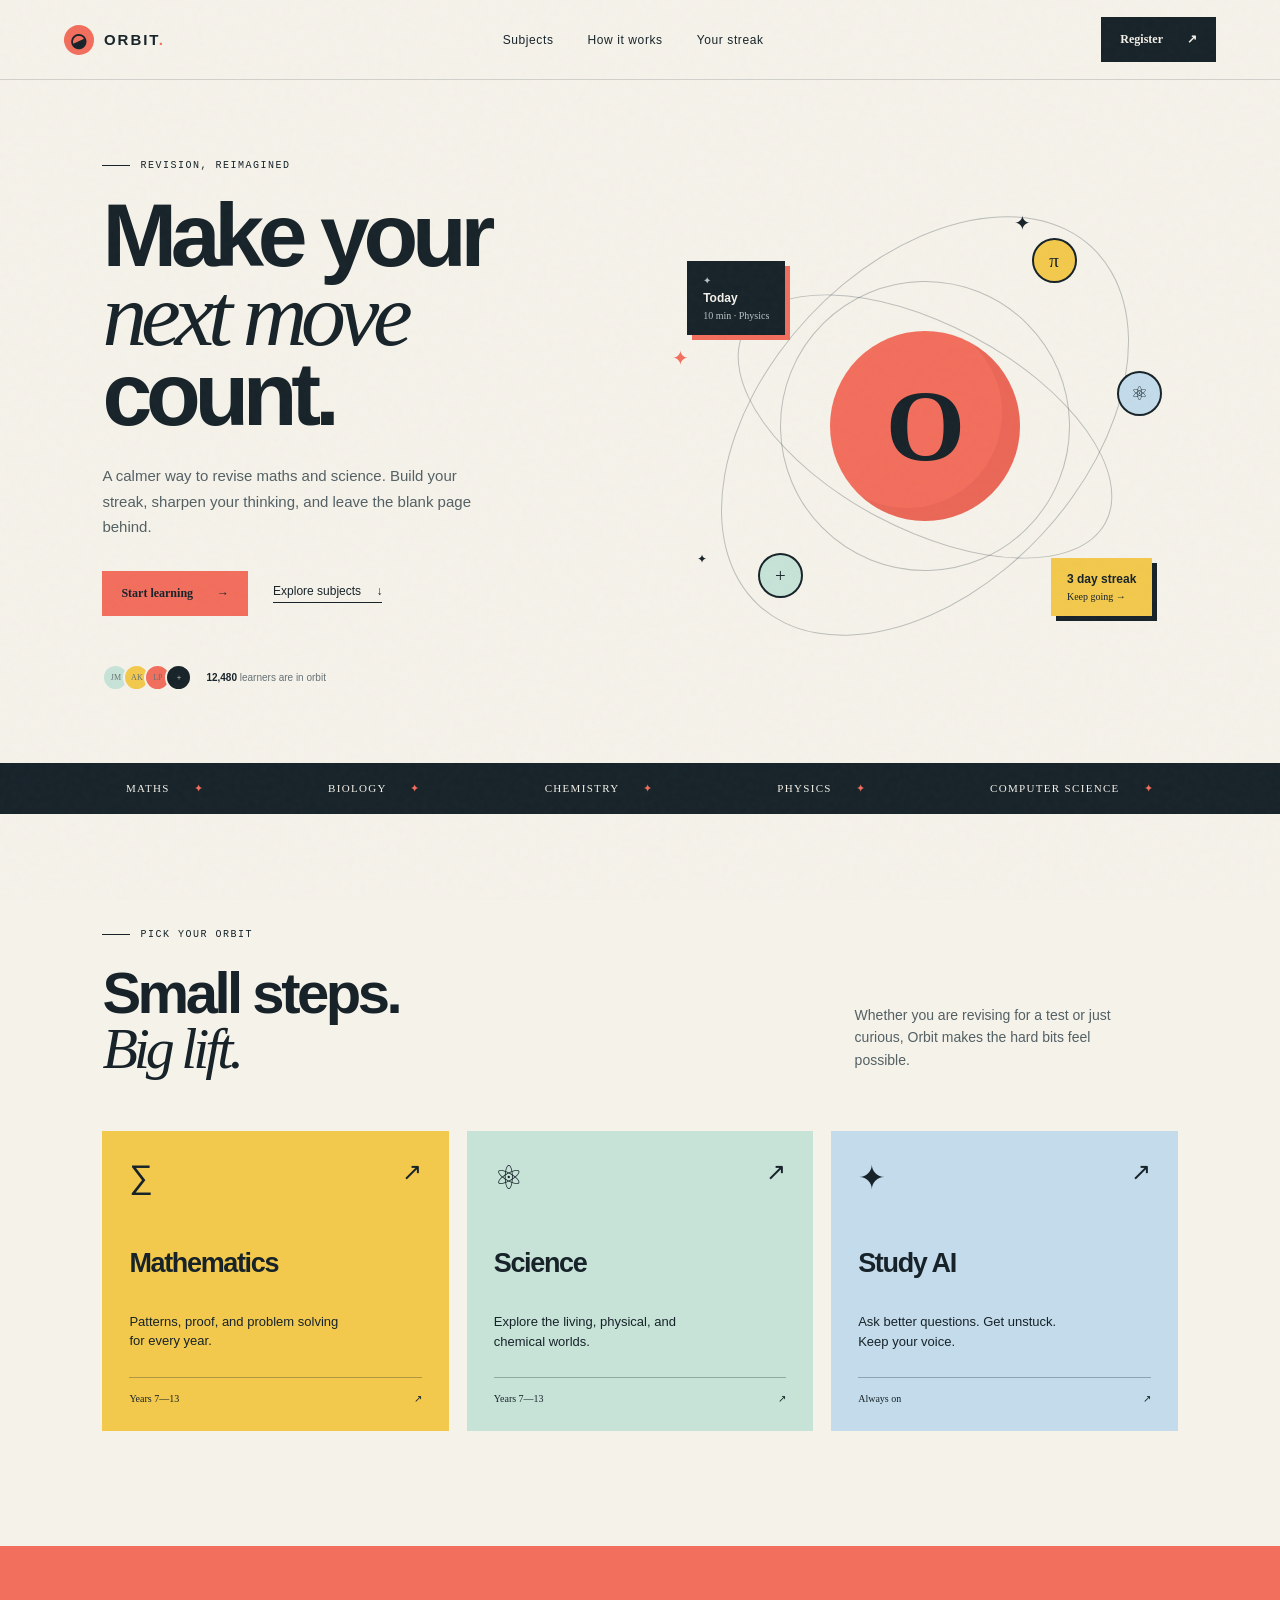
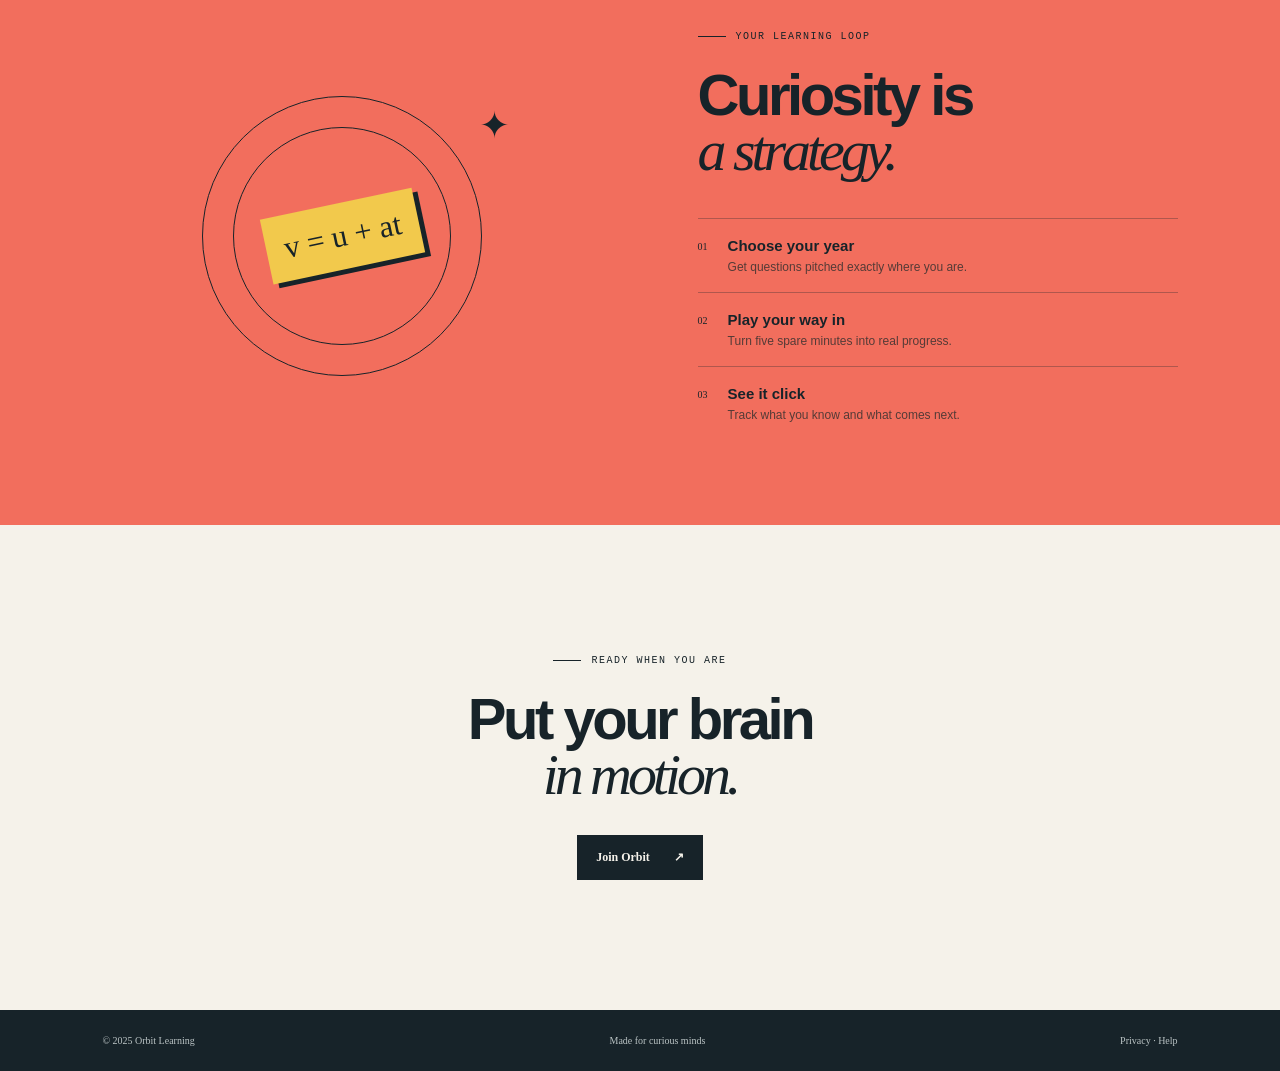
<file: index.html>
<!doctype html>
<html lang="en">
<head>
  <meta charset="UTF-8">
  <meta name="viewport" content="width=device-width, initial-scale=1.0">
  <meta name="description" content="Orbit Learning helps students revise maths and science with structured year-based practice, instant feedback, and guided study support.">
  <meta name="keywords" content="revision, maths, science, year 7, year 8, year 9, year 10, year 11, year 12, year 13, study planner, orbit learning">
  <meta name="classification" content="education revision study portal">
  <meta name="application-name" content="Orbit Learning">
  <meta name="theme-color" content="#f5f2ea">
  <title>Orbit Learning | Revision that moves</title>
  <link rel="stylesheet" href="styles.css">
</head>
<body>
  <div class="noise"></div>
  <header class="site-header">
    <a class="brand" href="#top" aria-label="Orbit Learning home"><span class="brand-mark">◒</span><span>ORBIT<span class="brand-dot">.</span></span></a>
    <nav class="nav-links" aria-label="Main navigation"><a href="#subjects">Subjects</a><a href="#how-it-works">How it works</a><a href="#streak">Your streak</a></nav>
    <button class="button button-dark header-register" data-open-register>Register <span>↗</span></button>
  </header>
  <main id="top">
    <section class="hero">
      <div class="hero-copy"><p class="eyebrow"><span class="eyebrow-line"></span> revision, reimagined</p><h1>Make your<br><em>next move</em><br>count.</h1><p class="hero-intro">A calmer way to revise maths and science. Build your streak, sharpen your thinking, and leave the blank page behind.</p><div class="hero-actions"><button class="button button-coral" data-open-register>Start learning <span>→</span></button><a class="text-link" href="#subjects">Explore subjects <span>↓</span></a></div><div class="proof-row"><div class="avatar-stack"><span>JM</span><span>AK</span><span>LP</span><span>+</span></div><p><strong>12,480</strong> learners are in orbit</p></div></div>
      <div class="hero-visual" aria-label="Orbital learning illustration"><div class="orbit orbit-one"></div><div class="orbit orbit-two"></div><div class="orbit orbit-three"></div><div class="planet"><span>O</span></div><div class="satellite satellite-one"><span>π</span></div><div class="satellite satellite-two"><span>+</span></div><div class="satellite satellite-three"><span>⚛</span></div><div class="visual-note note-top"><span class="mini-star">✦</span><strong>Today</strong><small>10 min · Physics</small></div><div class="visual-note note-bottom"><strong>3 day streak</strong><span>Keep going →</span></div><span class="spark spark-a">✦</span><span class="spark spark-b">✦</span><span class="spark spark-c">✦</span></div>
    </section>
    <section class="ticker"><div>Maths <span>✦</span></div><div>Biology <span>✦</span></div><div>Chemistry <span>✦</span></div><div>Physics <span>✦</span></div><div>Computer science <span>✦</span></div></section>
    <section class="feature-section" id="subjects"><div class="section-heading"><div><p class="eyebrow"><span class="eyebrow-line"></span> pick your orbit</p><h2>Small steps.<br><em>Big lift.</em></h2></div><p>Whether you are revising for a test or just curious, Orbit makes the hard bits feel possible.</p></div><div class="subject-grid"><article class="subject-card card-maths"><div class="card-top"><span class="card-icon">∑</span><span class="card-arrow">↗</span></div><h3>Mathematics</h3><p>Patterns, proof, and problem solving for every year.</p><div class="card-foot"><span>Years 7—13</span><span>↗</span></div></article><article class="subject-card card-science"><div class="card-top"><span class="card-icon">⚛</span><span class="card-arrow">↗</span></div><h3>Science</h3><p>Explore the living, physical, and chemical worlds.</p><div class="card-foot"><span>Years 7—13</span><span>↗</span></div></article><article class="subject-card card-ai"><div class="card-top"><span class="card-icon">✦</span><span class="card-arrow">↗</span></div><h3>Study AI</h3><p>Ask better questions. Get unstuck. Keep your voice.</p><div class="card-foot"><span>Always on</span><span>↗</span></div></article></div></section>
    <section class="how-section" id="how-it-works"><div class="how-art"><div class="art-ring"></div><div class="art-equation">v = u + at</div><span class="art-star">✦</span></div><div class="how-copy"><p class="eyebrow"><span class="eyebrow-line"></span> your learning loop</p><h2>Curiosity is<br><em>a strategy.</em></h2><div class="steps"><div class="step"><span>01</span><div><h3>Choose your year</h3><p>Get questions pitched exactly where you are.</p></div></div><div class="step"><span>02</span><div><h3>Play your way in</h3><p>Turn five spare minutes into real progress.</p></div></div><div class="step"><span>03</span><div><h3>See it click</h3><p>Track what you know and what comes next.</p></div></div></div></div></section>
    <section class="bottom-cta" id="streak"><p class="eyebrow"><span class="eyebrow-line"></span> ready when you are</p><h2>Put your brain<br><em>in motion.</em></h2><button class="button button-dark" data-open-register>Join Orbit <span>↗</span></button></section>
  </main>
  <footer><span>© 2025 Orbit Learning</span><span>Made for curious minds</span><span>Privacy · Help</span></footer>
  <div class="modal-backdrop" id="register-modal" hidden><section class="register-modal" role="dialog" aria-modal="true" aria-labelledby="modal-title"><button class="modal-close" data-close-register aria-label="Close registration">×</button><div class="modal-orbit"><div>O</div></div><div class="modal-content" id="register-content"><p class="eyebrow"><span class="eyebrow-line"></span> create your orbit</p><h2 id="modal-title">Where should<br>we <em>start?</em></h2><p class="modal-lead">Enter your username to set up your personal revision space.</p><form id="code-form"><label for="learner-code">Username</label><div class="code-input"><input id="learner-code" type="text" inputmode="numeric" maxlength="4" autocomplete="off"><span>↵</span></div><p class="form-error" id="code-error"></p><button class="button button-coral full-button" type="submit">Continue <span>→</span></button></form></div></section></div>
  <script src="app.js"></script>
</body>
</html>
</file>
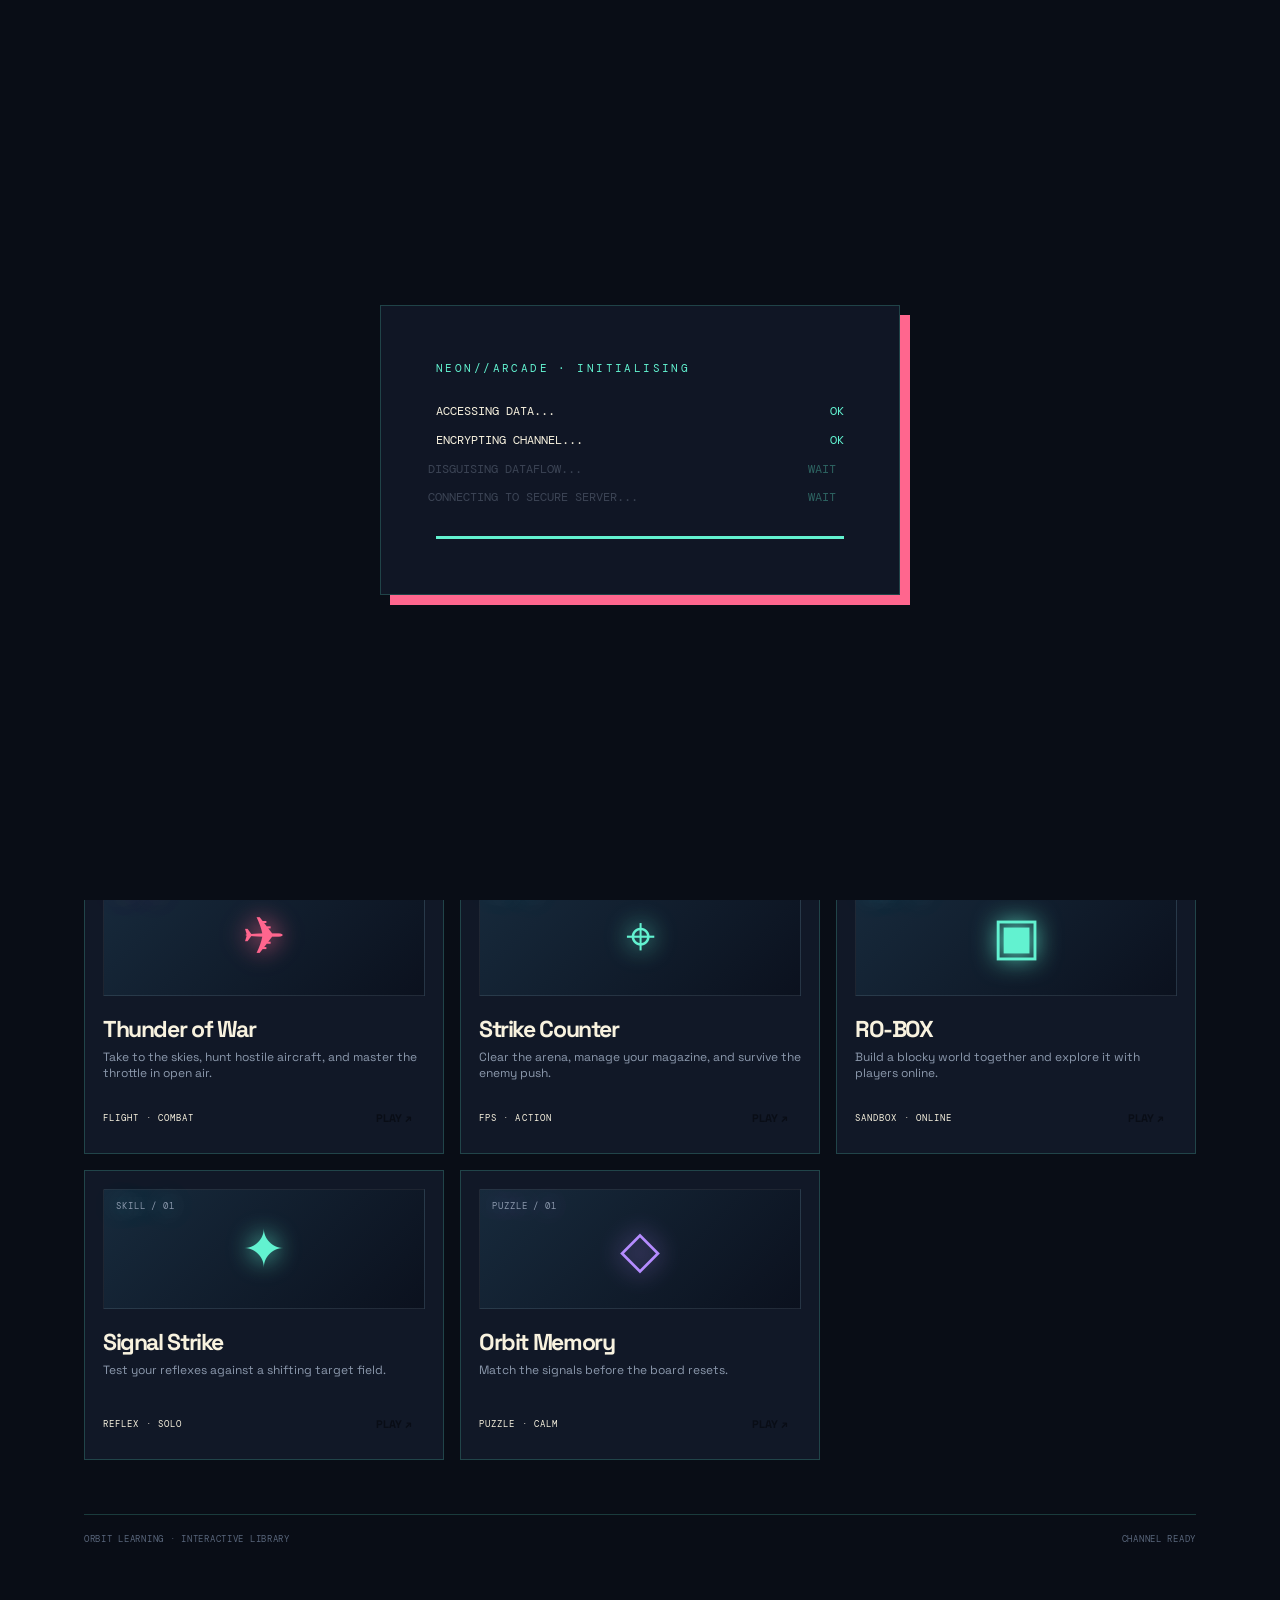
<file: arcade.html>
<!doctype html>
<html lang="en">
<head>
  <meta charset="UTF-8">
  <meta name="viewport" content="width=device-width, initial-scale=1.0">
  <meta name="description" content="Orbit Learning interactive study and game library.">
  <title>Orbit Learning | Arcade</title>
  <style>
    @import url('https://fonts.googleapis.com/css2?family=DM+Mono:wght@400;500&family=Space+Grotesk:wght@400;500;600;700&display=swap');
    :root{--bg:#090d16;--panel:#111827;--panel2:#151e30;--ink:#f8f2df;--muted:#8c99ad;--cyan:#62f2d0;--pink:#ff668e;--yellow:#ffcb5a;--line:rgba(98,242,208,.2)}
    *{box-sizing:border-box}html{min-height:100%;background:var(--bg)}body{margin:0;min-height:100vh;color:var(--ink);font-family:'Space Grotesk',sans-serif;background:radial-gradient(circle at 75% -10%,#1a3850 0,#090d16 42%);overflow-x:hidden}button,input{font:inherit}.scanlines{position:fixed;inset:0;pointer-events:none;opacity:.09;background:repeating-linear-gradient(0deg,transparent 0 3px,#62f2d0 4px,#62f2d0 5px);mix-blend-mode:screen;z-index:5}.shell{width:min(1240px,100%);margin:auto;padding:28px 5vw 70px;position:relative}.topbar{display:flex;align-items:center;justify-content:space-between;border-bottom:1px solid var(--line);padding-bottom:22px}.status{display:flex;align-items:center;gap:9px;color:var(--cyan);font:10px 'DM Mono';letter-spacing:.18em;text-transform:uppercase}.status-dot{width:7px;height:7px;border-radius:50%;background:var(--cyan);box-shadow:0 0 14px var(--cyan);animation:pulse 1.4s infinite}.return{color:var(--muted);font:10px 'DM Mono';letter-spacing:.08em;text-decoration:none;border:1px solid var(--line);padding:10px 13px}.return:hover{color:var(--ink);border-color:var(--cyan)}.hero{padding:78px 0 34px;display:flex;justify-content:space-between;gap:40px;align-items:end}.eyebrow{margin:0 0 15px;color:var(--cyan);font:10px 'DM Mono';letter-spacing:.2em;text-transform:uppercase}.hero h1{font-size:clamp(48px,9vw,112px);line-height:.82;letter-spacing:-.1em;margin:0}.hero h1 span{color:var(--pink)}.hero-copy{max-width:600px}.hero-copy p:last-child{color:var(--muted);font-size:14px;line-height:1.6;max-width:430px;margin:25px 0 0}.signal{border:1px solid var(--line);background:rgba(17,24,39,.72);padding:18px;min-width:220px;font:10px 'DM Mono';color:var(--muted);line-height:2}.signal b{color:var(--cyan);font-weight:400}.search-row{display:flex;gap:12px;align-items:center;margin:30px 0 34px}.search-box{position:relative;flex:1}.search-box span{position:absolute;left:17px;top:13px;color:var(--cyan);font:14px 'DM Mono'}.search-box input{width:100%;background:var(--panel);color:var(--ink);border:1px solid var(--line);padding:14px 18px 14px 45px;outline:0;font-size:13px}.search-box input:focus{border-color:var(--cyan);box-shadow:0 0 0 3px rgba(98,242,208,.08)}.filter{color:var(--muted);font:10px 'DM Mono';border:1px solid var(--line);padding:15px 17px}.section-head{display:flex;justify-content:space-between;align-items:end;margin:35px 0 16px}.section-head h2{font-size:22px;margin:0;letter-spacing:-.04em}.section-head p{margin:0;color:var(--muted);font:10px 'DM Mono'}.games{display:grid;grid-template-columns:repeat(3,1fr);gap:16px}.game{min-height:290px;border:1px solid var(--line);background:var(--panel);padding:18px;display:flex;flex-direction:column;position:relative;overflow:hidden;transition:transform .2s,border-color .2s}.game:hover{transform:translateY(-5px);border-color:var(--cyan)}.game:before{content:'';position:absolute;inset:auto -20% -40% 30%;height:180px;background:var(--accent);opacity:.13;filter:blur(25px);transform:rotate(-15deg)}.game-art{height:120px;background:linear-gradient(135deg,#172a3c,#0b111e);border:1px solid rgba(255,255,255,.08);display:grid;place-items:center;font-size:52px;color:var(--accent);text-shadow:0 0 25px var(--accent);position:relative}.game-code{position:absolute;left:12px;top:10px;color:var(--muted);font:9px 'DM Mono';letter-spacing:.1em}.game h3{font-size:23px;letter-spacing:-.06em;margin:18px 0 5px;position:relative}.game p{color:var(--muted);font-size:12px;margin:0;position:relative}.game-foot{display:flex;justify-content:space-between;align-items:center;margin-top:auto;padding-top:20px;position:relative}.tag{color:var(--accent);font:9px 'DM Mono';letter-spacing:.12em;text-transform:uppercase}.play{color:var(--bg);background:var(--accent);border:0;padding:10px 13px;font-weight:700;font-size:11px;text-decoration:none}.play:hover{background:var(--ink)}.empty{display:none;color:var(--muted);border:1px dashed var(--line);padding:25px;font:11px 'DM Mono'}footer{margin-top:54px;padding-top:18px;border-top:1px solid var(--line);color:#59667b;font:9px 'DM Mono';display:flex;justify-content:space-between;letter-spacing:.08em;text-transform:uppercase}@keyframes pulse{50%{opacity:.35;transform:scale(.7)}}@media(max-width:800px){.hero{display:block;padding-top:55px}.signal{margin-top:32px}.games{grid-template-columns:1fr 1fr}}@media(max-width:540px){.shell{padding-inline:20px}.topbar{align-items:flex-start}.return{font-size:8px}.hero h1{font-size:60px}.games{grid-template-columns:1fr}.search-row{display:block}.filter{display:inline-block;margin-top:10px}footer{display:block;line-height:2.2}}
    .signal div{opacity:.35;transition:opacity .25s,color .25s}.signal div.active{opacity:1;color:var(--ink)}.boot-screen{position:fixed;inset:0;z-index:20;background:#090d16;display:grid;place-items:center;padding:24px;transition:opacity .55s,visibility .55s}.boot-screen.done{opacity:0;visibility:hidden;pointer-events:none}.boot-card{width:min(520px,100%);border:1px solid var(--line);background:rgba(17,24,39,.9);padding:clamp(28px,6vw,55px);box-shadow:10px 10px 0 var(--pink)}.boot-title{color:var(--cyan);font:11px 'DM Mono';letter-spacing:.22em;text-transform:uppercase;margin-bottom:28px}.boot-lines{display:grid;gap:12px;color:var(--muted);font:12px 'DM Mono';line-height:1.4}.boot-line{display:flex;justify-content:space-between;gap:18px;opacity:.35;transform:translateX(-8px);transition:opacity .3s,transform .3s}.boot-line.active{opacity:1;transform:translateX(0);color:var(--ink)}.boot-line b{color:var(--cyan);font-weight:400}.boot-progress{height:3px;background:#243044;margin-top:30px;overflow:hidden}.boot-progress span{display:block;width:0;height:100%;background:var(--cyan);box-shadow:0 0 15px var(--cyan);transition:width 2.4s linear}.boot-screen.ready .boot-progress span{width:100%}
  </style>
</head>
<body>
  <div class="boot-screen" id="boot-screen" aria-live="polite"><div class="boot-card"><div class="boot-title">NEON//ARCADE · INITIALISING</div><div class="boot-lines"><div class="boot-line"><span>ACCESSING DATA...</span><b>WAIT</b></div><div class="boot-line"><span>ENCRYPTING CHANNEL...</span><b>WAIT</b></div><div class="boot-line"><span>DISGUISING DATAFLOW...</span><b>WAIT</b></div><div class="boot-line"><span>CONNECTING TO SECURE SERVER...</span><b>WAIT</b></div></div><div class="boot-progress"><span></span></div></div></div>
  <div class="scanlines"></div>
  <main class="shell">
    <header class="topbar"><div class="status"><span class="status-dot"></span> Secure connection</div><a class="return" href="index.html">RETURN TO ORBIT ↗</a></header>
    <section class="hero"><div class="hero-copy"><p class="eyebrow">Orbit interactive library</p><h1>NEON<span>//</span>ARCADE</h1><p>Choose a game, settle in, and make your next break count. New experiences are queued for the library.</p></div><div class="signal" aria-label="Connection status"><div>ACCESSING DATA... <b>OK</b></div><div>ENCRYPTING CHANNEL... <b>OK</b></div><div>CONNECTING TO SERVER... <b>LIVE</b></div></div></section>
    <div class="search-row"><label class="search-box"><span>⌕</span><input id="game-search" type="search" placeholder="Search the arcade" autocomplete="off" aria-label="Search games"></label><span class="filter">ALL GAMES · 08</span></div>
    <section><div class="section-head"><h2>Game library</h2><p id="result-count">08 EXPERIENCES AVAILABLE</p></div><div class="games" id="games-list">
      <article class="game" data-search="wario cart drift driving racing kart"><div class="game-art" style="--accent:var(--pink)"><span class="game-code">RACE / 01</span>◈</div><h3>Wario Cart</h3><p>Drift through the neon circuit, collect items, and chase the perfect lap.</p><div class="game-foot"><span class="tag">Driving · 3D</span><a class="play" href="wario-cart.html">PLAY ↗</a></div></article>
      <article class="game" data-search="wario cart turbo driving racing kart"><div class="game-art" style="--accent:var(--yellow)"><span class="game-code">RACE / 02</span>⚡</div><h3>Wario Cart: Turbo</h3><p>Push the pace and learn every corner of the midnight circuit.</p><div class="game-foot"><span class="tag">Driving · Arcade</span><a class="play" href="wario-cart.html">PLAY ↗</a></div></article>
      <article class="game" data-search="craft mine voxel building mining blocks 3d"><div class="game-art" style="--accent:var(--yellow)"><span class="game-code">BUILD / 01</span>▦</div><h3>Craft Mine</h3><p>Mine the voxel landscape, place new blocks, and shape your own little world.</p><div class="game-foot"><span class="tag">Building · 3D</span><a class="play" href="craft-mine.html">PLAY ↗</a></div></article>
      <article class="game" data-search="thunder of war air combat flight airplane shooting targets war"><div class="game-art" style="--accent:var(--pink)"><span class="game-code">AIR / 01</span>✈</div><h3>Thunder of War</h3><p>Take to the skies, hunt hostile aircraft, and master the throttle in open air.</p><div class="game-foot"><span class="tag">Flight · Combat</span><a class="play" href="thunder-of-war.html">PLAY ↗</a></div></article>
      <article class="game" data-search="strike counter fps first person shooter aim enemies combat gun"><div class="game-art" style="--accent:var(--cyan)"><span class="game-code">FPS / 01</span>⌖</div><h3>Strike Counter</h3><p>Clear the arena, manage your magazine, and survive the enemy push.</p><div class="game-foot"><span class="tag">FPS · Action</span><a class="play" href="strike-counter.html">PLAY ↗</a></div></article>
      <article class="game" data-search="ro box roblox sandbox online multiplayer building blocks avatars studio"><div class="game-art" style="--accent:var(--cyan)"><span class="game-code">WORLD / 01</span>▣</div><h3>RO-BOX</h3><p>Build a blocky world together and explore it with players online.</p><div class="game-foot"><span class="tag">Sandbox · Online</span><a class="play" href="ro-box.html">PLAY ↗</a></div></article>
      <article class="game" data-search="aim reflex target challenge"><div class="game-art" style="--accent:var(--cyan)"><span class="game-code">SKILL / 01</span>✦</div><h3>Signal Strike</h3><p>Test your reflexes against a shifting target field.</p><div class="game-foot"><span class="tag">Reflex · Solo</span><button class="play" type="button" data-demo="Signal Strike">PLAY ↗</button></div></article>
      <article class="game" data-search="orbit memory puzzle tiles"><div class="game-art" style="--accent:#b58cff"><span class="game-code">PUZZLE / 01</span>◇</div><h3>Orbit Memory</h3><p>Match the signals before the board resets.</p><div class="game-foot"><span class="tag">Puzzle · Calm</span><button class="play" type="button" data-demo="Orbit Memory">PLAY ↗</button></div></article>
    </div><p class="empty" id="empty">NO MATCHING EXPERIENCES. TRY ANOTHER SEARCH.</p></section>
    <footer><span>Orbit Learning · Interactive library</span><span id="clock">CHANNEL READY</span></footer>
  </main>
  <script>
    const boot = document.querySelector('#boot-screen');
    const bootLines = [...document.querySelectorAll('.boot-line')];
    boot.classList.add('ready');
    bootLines.forEach((line, index) => setTimeout(() => { line.classList.add('active'); line.querySelector('b').textContent = index === bootLines.length - 1 ? 'CONNECTED' : 'OK'; }, 350 + index * 550));
    setTimeout(() => boot.classList.add('done'), 3000);
    const signalLines = [...document.querySelectorAll('.signal div')];
    signalLines.forEach((line, index) => setTimeout(() => line.classList.add('active'), 450 + index * 650));
    const search = document.querySelector('#game-search');
    const cards = [...document.querySelectorAll('.game')];
    const empty = document.querySelector('#empty');
    const count = document.querySelector('#result-count');
    search.addEventListener('input', () => { const query = search.value.trim().toLowerCase(); let visible = 0; cards.forEach(card => { const match = card.dataset.search.includes(query); card.style.display = match ? '' : 'none'; if (match) visible += 1; }); empty.style.display = visible ? 'none' : 'block'; count.textContent = `${String(visible).padStart(2, '0')} EXPERIENCES AVAILABLE`; });
    document.querySelectorAll('[data-demo]').forEach(button => button.addEventListener('click', () => { button.textContent = 'QUEUED'; setTimeout(() => { button.textContent = 'PLAY ↗'; }, 1100); }));
  </script>
</body>
</html>
</file>
<file: styles.css>
.captcha-box{border:1px solid var(--line);padding:18px;margin-bottom:5px}.captcha-prompt{font-size:12px;margin-bottom:14px}.captcha-tiles{display:flex;gap:10px}.captcha-tiles button{width:55px;height:55px;border:1px solid var(--line);background:var(--paper);font-size:25px;cursor:pointer}.captcha-tiles button:hover{background:var(--yellow)}.app-shell{min-height:100vh;background:#f2f0e9;display:flex}.app-sidebar{width:240px;flex:none;background:var(--ink);color:var(--paper);padding:32px 23px;display:flex;flex-direction:column}.app-sidebar .brand{margin:0 8px 54px}.app-sidebar .brand-mark{background:var(--coral)}.user-chip{display:flex;align-items:center;gap:10px;margin:0 8px 45px}.user-avatar{width:36px;height:36px;border-radius:50%;background:var(--yellow);color:var(--ink);display:grid;place-items:center;font:11px 'DM Mono'}.user-chip strong,.user-chip small{display:block}.user-chip strong{font-size:11px}.user-chip small{font:9px 'DM Mono';color:#9eacad;margin-top:4px}.app-nav{display:grid;gap:8px}.app-nav button{border:0;background:none;color:#9eacad;text-align:left;padding:12px 9px;font:12px 'Space Grotesk';cursor:pointer;display:flex;gap:14px;align-items:center}.app-nav button:first-letter{font-size:17px}.app-nav button.active,.app-nav button:hover{background:#2d3b40;color:var(--paper)}.sidebar-bottom{margin-top:auto}.streak-mini{border-top:1px solid #405055;padding-top:22px;display:flex;gap:12px;align-items:center}.streak-mini>span{color:var(--coral);font-size:22px}.streak-mini strong,.streak-mini small{display:block}.streak-mini strong{font-size:12px}.streak-mini small{font:9px 'DM Mono';color:#9eacad;margin-top:3px}.logout{color:#9eacad;background:none;border:0;padding:25px 0 0;font:10px 'DM Mono';cursor:pointer}.app-main{max-width:1120px;width:100%;padding:60px 7vw}.app-header{display:flex;justify-content:space-between;align-items:start;margin-bottom:45px}.app-header .eyebrow{color:#718084;margin-bottom:18px}.app-header h1{font-size:48px;letter-spacing:-.06em;line-height:.95;margin:0}.app-header h1 em{font-family:Georgia,serif;font-weight:400}.header-badge{font:10px 'DM Mono';background:var(--yellow);padding:12px 14px}.header-badge span{margin-left:7px}.welcome-panel{background:var(--coral);min-height:290px;padding:36px 45px;display:flex;justify-content:space-between;align-items:center;overflow:hidden}.welcome-panel .eyebrow{margin-bottom:17px}.welcome-panel h2{font-size:37px;line-height:.95;letter-spacing:-.06em;margin:0 0 12px}.welcome-panel p:not(.eyebrow){font-size:12px;margin-bottom:22px}.panel-orbit{width:250px;height:220px;position:relative;display:grid;place-items:center}.panel-orbit:before{content:'';position:absolute;width:220px;height:105px;border:1px solid var(--ink);border-radius:50%;transform:rotate(-30deg)}.mini-planet{width:100px;height:100px;border-radius:50%;display:grid;place-items:center;background:var(--yellow);font-weight:700;font-size:52px;z-index:1}.panel-orbit>span{position:absolute;font:17px Georgia}.panel-orbit>span:nth-child(2){top:20px;right:8px}.panel-orbit>span:nth-child(3){bottom:25px;left:15px}.dashboard-grid{display:grid;grid-template-columns:1.35fr .65fr;gap:35px;margin-top:50px}.dash-title{display:flex;justify-content:space-between;align-items:center;margin-bottom:18px}.dash-title h2{font-size:18px;margin:0;letter-spacing:-.04em}.dash-title span{font:10px 'DM Mono';color:#718084}.subject-list{display:grid;grid-template-columns:1fr 1fr;gap:12px}.dash-subject{border:0;text-align:left;padding:20px;background:var(--yellow);min-height:140px;display:grid;grid-template-columns:1fr auto;cursor:pointer;transition:transform .2s}.dash-subject:hover{transform:translateY(-4px)}.dash-subject.science{background:var(--mint)}.dash-subject>span{font-size:25px}.dash-subject strong{font-size:15px;align-self:end}.dash-subject small{font:9px 'DM Mono';align-self:start;color:#596668}.dash-subject i{font-style:normal;font-size:18px;align-self:end}.progress-card{background:var(--paper);border:1px solid var(--line);padding:22px}.progress-number{font-size:52px;letter-spacing:-.08em}.progress-number span{font:15px 'DM Mono'}.progress-card p{font:10px 'DM Mono';color:#718084}.week-bars{height:72px;display:flex;align-items:end;gap:6px;border-bottom:1px solid var(--line);margin-top:22px}.week-bars i{display:block;background:var(--blue);width:100%;min-height:3px}.week-bars i.today{background:var(--coral)}.week-labels{display:flex;justify-content:space-between;font:9px 'DM Mono';color:#718084;padding-top:7px}.practice-layout{display:grid;grid-template-columns:1.4fr .6fr;gap:20px}.question-card{background:var(--paper);border:1px solid var(--line);padding:34px}.question-meta{font:9px 'DM Mono';display:flex;justify-content:space-between;color:#718084;margin-bottom:45px}.question-card h2{font-size:26px;line-height:1.2;letter-spacing:-.04em;max-width:600px;margin-bottom:35px}.answer-grid{display:grid;grid-template-columns:1fr 1fr;gap:10px}.answer-grid button,.game-options button{padding:16px;border:1px solid var(--line);background:transparent;text-align:left;cursor:pointer;font:12px 'Space Grotesk'}.answer-grid button:hover,.game-options button:hover{background:var(--yellow)}.answer-grid button.correct,.game-options button.correct{background:var(--mint);border-color:var(--ink)}.answer-grid button.wrong,.game-options button.wrong{background:var(--coral)}.answer-feedback{font:10px 'DM Mono';min-height:15px}.hint-card{background:var(--blue);padding:25px;height:max-content}.hint-card>span{font-size:27px}.hint-card h3{font-size:17px}.hint-card p{font-size:12px;line-height:1.5}.hint-card .text-link{border:0;background:none;padding:0}.games-grid{display:grid;grid-template-columns:1fr 1fr;gap:20px}.game-card{min-height:340px;padding:30px;display:flex;flex-direction:column;justify-content:space-between}.game-math{background:var(--yellow)}.game-science{background:var(--mint)}.game-symbol{font-size:35px}.game-card h2{font-size:34px;line-height:.9;letter-spacing:-.06em;margin:12px 0}.game-card p:not(.eyebrow){font-size:12px;max-width:220px;margin-bottom:22px}.game-play{margin-top:20px;background:var(--paper);border:1px solid var(--line);padding:27px}.game-play h2{font-size:25px}.game-options{display:flex;gap:10px}.game-options button{min-width:80px;text-align:center}.chat-card{max-width:720px;background:var(--paper);border:1px solid var(--line);height:510px;display:flex;flex-direction:column}.chat-top{padding:18px 23px;border-bottom:1px solid var(--line);display:flex;align-items:center;gap:11px}.orb-small{background:var(--coral);width:34px;height:34px;border-radius:50%;display:grid;place-items:center;font-weight:700}.chat-top strong,.chat-top small{display:block}.chat-top strong{font-size:12px}.chat-top small{font:9px 'DM Mono';color:#718084;margin-top:4px}.online-dot{width:7px;height:7px;border-radius:50%;background:#6eb88d;margin-left:auto}.chat-messages{padding:25px;flex:1;overflow-y:auto}.message{padding:13px 16px;max-width:75%;font-size:12px;line-height:1.5;margin-bottom:12px}.message.bot{background:var(--blue)}.message.user{background:var(--ink);color:var(--paper);margin-left:auto}.suggestions{display:flex;gap:7px;flex-wrap:wrap;margin-top:20px}.suggestions button{font:10px 'DM Mono';padding:9px 11px;border:1px solid var(--line);background:transparent;cursor:pointer}.chat-form{display:flex;border-top:1px solid var(--line);padding:14px}.chat-form input{flex:1;border:0;background:transparent;outline:0;font:12px 'Space Grotesk'}.chat-form button{border:0;background:var(--coral);width:35px;height:35px;border-radius:50%;font-size:18px;cursor:pointer}
@media(max-width:760px){.app-sidebar{width:65px;padding:22px 10px}.app-sidebar .brand{margin:0 auto 45px}.app-sidebar .brand>span:last-child,.user-chip>div:last-child,.app-nav button span,.streak-mini div,.logout{display:none}.user-chip{margin:0 auto 40px}.app-nav button{justify-content:center;font-size:20px;padding:12px 0}.sidebar-bottom{margin-top:auto}.streak-mini{justify-content:center}.app-main{padding:35px 20px}.app-header{display:block;margin-bottom:30px}.app-header h1{font-size:38px}.header-badge{display:inline-block;margin-top:22px}.welcome-panel{padding:28px;min-height:335px;position:relative}.welcome-panel h2{font-size:32px}.panel-orbit{position:absolute;right:-50px;bottom:-18px;opacity:.8}.dashboard-grid,.practice-layout,.games-grid{grid-template-columns:1fr}.subject-list{grid-template-columns:1fr}.question-card{padding:22px}.question-meta{margin-bottom:28px}.question-card h2{font-size:21px}.game-card{min-height:270px}.chat-card{height:580px}}
.revision-controls{display:flex;align-items:end;gap:14px;border-bottom:1px solid var(--line);padding-bottom:20px;margin-bottom:28px}.revision-controls label{font:9px 'DM Mono';color:#718084;text-transform:uppercase;letter-spacing:.08em}.revision-controls select{display:block;border:1px solid var(--line);background:var(--paper);font:12px 'Space Grotesk';padding:8px 28px 8px 9px;margin-top:6px;color:var(--ink)}.revision-controls .text-link{border:0;background:none;padding:0 0 9px;margin-left:auto;cursor:pointer}.next-question{display:block;background:var(--ink);color:var(--paper);border:0;padding:9px 12px;margin-top:16px;font:10px 'DM Mono';cursor:pointer}.answer-grid button:disabled{cursor:default}.answer-grid button:disabled:hover{background:transparent}.answer-grid button.correct:disabled:hover{background:var(--mint)}.answer-grid button.wrong:disabled:hover{background:var(--coral)}
.captcha-grid{display:grid;grid-template-columns:repeat(3,1fr);max-width:210px}.captcha-grid button.selected{background:var(--yellow);box-shadow:inset 0 0 0 3px var(--ink)}
.captcha-box{position:relative;background:#eee9dc;overflow:hidden}.captcha-box:before{content:'HUMAN // VERIFY';position:absolute;right:-12px;top:7px;color:rgba(242,110,93,.2);font:10px 'DM Mono';letter-spacing:.15em;transform:rotate(8deg);pointer-events:none}.captcha-prompt{font-family:'Creepster','Courier New',monospace;letter-spacing:.08em;font-size:17px;text-transform:uppercase;text-shadow:2px 1px 0 rgba(242,110,93,.45),-2px -1px 0 rgba(85,214,192,.35);animation:captcha-flicker 4s infinite}.captcha-prompt strong{font-family:'Nosifer','Creepster','Courier New',monospace;font-size:19px;color:var(--coral);letter-spacing:.12em}.captcha-grid button{font-family:'Creepster','Courier New',monospace;font-size:32px;line-height:1;color:var(--ink);text-shadow:2px 2px 0 rgba(242,110,93,.35),-1px -1px 0 rgba(85,214,192,.35);transition:transform .15s,background .15s}.captcha-grid button:nth-child(1){transform:rotate(-5deg)}.captcha-grid button:nth-child(2){transform:rotate(4deg) skew(-4deg)}.captcha-grid button:nth-child(3){transform:rotate(-3deg) scale(.94)}.captcha-grid button:nth-child(4){transform:rotate(6deg)}.captcha-grid button:nth-child(5){transform:rotate(-4deg) scale(1.08)}.captcha-grid button:nth-child(6){transform:rotate(5deg)}.captcha-grid button:hover{transform:rotate(0deg) scale(1.12);background:#f2c94c}.captcha-grid button.selected{transform:rotate(0deg) scale(1.08);font-family:'Nosifer','Creepster','Courier New',monospace}@keyframes captcha-flicker{0%,92%,100%{opacity:1;filter:none}94%{opacity:.7;filter:blur(.4px)}96%{opacity:1;filter:contrast(1.5)}}
.secret-arcade{min-height:100vh;background:#10131c;color:#f6f1df;padding:38px 7vw 70px;font-family:'Space Grotesk',sans-serif;position:relative;overflow:hidden}.secret-arcade:before{content:'';position:absolute;inset:0;opacity:.17;pointer-events:none;background:linear-gradient(110deg,transparent 49%,#f26e5d 50%,transparent 51%),linear-gradient(20deg,transparent 49%,#55d6c0 50%,transparent 51%);background-size:120px 120px}.arcade-header,.arcade-intro,.arcade-grid{position:relative;z-index:1}.arcade-header{display:flex;justify-content:space-between;align-items:center;border-bottom:1px solid #39404d;padding-bottom:24px}.arcade-kicker{font:10px 'DM Mono';letter-spacing:.15em;text-transform:uppercase;color:#55d6c0;margin:0 0 15px}.arcade-header h1{font-size:clamp(30px,5vw,60px);letter-spacing:-.08em;margin:0;color:#f26e5d}.arcade-header h1 span{color:#55d6c0}.arcade-exit{border:1px solid #566070;background:transparent;color:#f6f1df;padding:12px 15px;font:10px 'DM Mono';cursor:pointer}.arcade-intro{padding:75px 0 42px}.arcade-intro h2{font-size:clamp(40px,7vw,78px);letter-spacing:-.08em;line-height:.9;margin:0 0 18px}.arcade-intro em{font-family:Georgia,serif;font-weight:400;color:#55d6c0}.arcade-intro>p:last-child{color:#a9b0bb;font-size:14px}.arcade-grid{display:grid;grid-template-columns:1fr 1fr;gap:24px}.arcade-card{background:#191e29;border:1px solid #39404d;padding:18px;box-shadow:8px 8px 0 #080a0f}.racer-card{border-top:3px solid #f26e5d}.aim-card{border-top:3px solid #55d6c0}.arcade-card-head{display:flex;justify-content:space-between;font:10px 'DM Mono';color:#a9b0bb;margin-bottom:14px}.arcade-card canvas{display:block;width:100%;height:auto;background:#222938;border:1px solid #414b5d}.arcade-controls{display:flex;align-items:center;justify-content:space-between;margin-top:15px;font:10px 'DM Mono';color:#a9b0bb}.arcade-button{background:#f26e5d;color:#10131c;border:0;padding:12px 15px;font:600 11px 'Space Grotesk';cursor:pointer}.aim-card .arcade-button{background:#55d6c0}.aim-arena{height:330px;background:#222938;border:1px solid #414b5d;position:relative;overflow:hidden}.aim-target{display:none;position:absolute;width:38px;height:38px;border:4px solid #f6f1df;border-radius:50%;background:#f26e5d;cursor:crosshair}.aim-target:after{content:'';position:absolute;inset:7px;border:2px solid #10131c;border-radius:50%}.aim-message{position:absolute;inset:0;display:grid;place-items:center;color:#a9b0bb;font:11px 'DM Mono'}.aim-arena.running .aim-target{display:block}.aim-arena.running .aim-message{display:none}@media(max-width:760px){.arcade-header{align-items:flex-start;gap:20px;flex-direction:column}.arcade-intro{padding-top:55px}.arcade-grid{grid-template-columns:1fr}.arcade-card canvas,.aim-arena{height:auto;aspect-ratio:1.58}.arcade-controls{align-items:flex-start;gap:12px;flex-direction:column}}
 .feature-section{padding:115px 8vw}.section-heading{display:flex;justify-content:space-between;align-items:end;margin-bottom:55px}.section-heading h2,.how-copy h2,.bottom-cta h2{font-size:58px;line-height:.95;letter-spacing:-.06em;margin:0}.section-heading>p{max-width:280px;font-size:14px;line-height:1.6;color:#536064;margin:0 4% 5px 0}.subject-grid{display:grid;grid-template-columns:repeat(3,1fr);gap:18px}.subject-card{min-height:300px;padding:27px;display:flex;flex-direction:column;justify-content:space-between;transition:transform .25s}.subject-card:hover{transform:translateY(-8px)}.card-maths{background:var(--yellow)}.card-science{background:var(--mint)}.card-ai{background:var(--blue)}.card-top,.card-foot{display:flex;justify-content:space-between}.card-icon{font-size:33px}.card-arrow{font-size:24px}.subject-card h3{font-size:27px;letter-spacing:-.05em;margin:25px 0 7px}.subject-card p{font-size:13px;max-width:210px;line-height:1.5;margin:0}.card-foot{font:10px 'DM Mono';border-top:1px solid rgba(23,35,41,.3);padding-top:15px}.how-section{background:var(--coral);padding:85px 8vw;display:grid;grid-template-columns:1fr 1fr;gap:9vw;align-items:center}.how-art{height:330px;position:relative;display:grid;place-items:center}.art-ring{width:280px;height:280px;border:1px solid var(--ink);border-radius:50%;position:relative}.art-ring:after{content:'';position:absolute;inset:30px;border:1px solid var(--ink);border-radius:50%}.art-equation{font:31px Georgia;position:absolute;transform:rotate(-12deg);background:var(--yellow);padding:15px 18px;box-shadow:5px 5px 0 var(--ink)}.art-star{font-size:37px;position:absolute;top:10%;right:15%}.steps{margin-top:40px}.step{display:flex;gap:20px;padding:18px 0;border-top:1px solid rgba(23,35,41,.3)}.step>span{font:10px 'DM Mono';padding-top:4px}.step h3{font-size:15px;margin:0 0 6px}.step p{font-size:12px;margin:0;color:#553b37}.bottom-cta{text-align:center;padding:130px 20px;background:var(--paper)}.bottom-cta .eyebrow{justify-content:center}.bottom-cta h2{margin-bottom:32px}footer{display:flex;justify-content:space-between;padding:25px 8vw;background:var(--ink);color:#bac3c4;font:10px 'DM Mono'}.modal-backdrop{position:fixed;inset:0;background:rgba(23,35,41,.72);z-index:20;display:grid;place-items:center;padding:20px}.modal-backdrop[hidden]{display:none}.register-modal{background:var(--paper);width:min(760px,100%);min-height:480px;display:grid;grid-template-columns:40% 60%;position:relative;overflow:hidden;box-shadow:10px 10px 0 var(--coral)}.modal-orbit{background:var(--mint);display:grid;place-items:center;position:relative;overflow:hidden}.modal-orbit:before,.modal-orbit:after{content:'';position:absolute;border:1px solid var(--ink);border-radius:50%;width:320px;height:190px;transform:rotate(-30deg)}.modal-orbit:after{width:250px;height:250px;transform:rotate(35deg)}.modal-orbit div{width:120px;height:120px;border-radius:50%;background:var(--coral);display:grid;place-items:center;font-size:65px;font-weight:700;z-index:1}.modal-content{padding:63px 54px}.modal-content h2{font-size:45px;line-height:.95;letter-spacing:-.06em;margin:0 0 18px}.modal-lead{font-size:13px;line-height:1.6;color:#617074;max-width:310px;margin-bottom:35px}.modal-close{position:absolute;right:18px;top:14px;border:0;background:none;font-size:28px;cursor:pointer;z-index:2;color:var(--ink)}form label{font:10px 'DM Mono';text-transform:uppercase;letter-spacing:.1em;display:block;margin-bottom:8px}.code-input{border-bottom:1px solid var(--ink);display:flex;align-items:center;margin-bottom:5px}.code-input input{border:0;background:transparent;font:22px 'DM Mono';padding:8px 0;outline:0;flex:1;letter-spacing:.2em}.code-input span{font:18px 'DM Mono'}.form-error{font-size:11px;color:#c94d40;min-height:20px;margin:5px 0 10px}.full-button{width:100%;margin-top:5px}@media(max-width:760px){.site-header{padding:0 6vw}.nav-links{display:none}.header-register{padding:11px 13px}.hero{padding:55px 7vw 45px;display:block}.hero h1{font-size:72px}.hero-visual{height:390px;margin-top:25px}.planet{width:140px;height:140px}.planet span{font-size:76px}.orbit-one{width:220px;height:220px}.orbit-two{width:310px;height:160px}.orbit-three{width:360px;height:240px}.satellite-one{top:28px}.satellite-two{bottom:35px}.visual-note{transform:scale(.85)}.ticker{overflow:hidden;justify-content:flex-start;gap:40px;width:max-content}.ticker div:nth-child(n+4){display:none}.feature-section{padding:78px 7vw}.section-heading{display:block}.section-heading>p{margin-top:25px}.subject-grid{grid-template-columns:1fr}.subject-card{min-height:240px}.how-section{grid-template-columns:1fr;padding:70px 7vw}.how-art{height:230px;order:2}.art-ring{width:200px;height:200px}.bottom-cta{padding:95px 20px}footer{padding:22px 7vw;gap:15px;flex-wrap:wrap}.register-modal{grid-template-columns:1fr;max-width:420px}.modal-orbit{height:125px}.modal-orbit div{width:75px;height:75px;font-size:40px}.modal-orbit:before,.modal-orbit:after{width:240px;height:130px}.modal-content{padding:38px 30px 32px}.modal-content h2{font-size:40px}}
@import url('https://fonts.googleapis.com/css2?family=DM+Mono:wght@400;500&family=Space+Grotesk:wght@400;500;600;700&display=swap');
:root{--ink:#172329;--paper:#f5f2ea;--coral:#f26e5d;--yellow:#f2c94c;--mint:#c7e3d8;--blue:#c3dbea;--line:rgba(23,35,41,.16)}*{box-sizing:border-box}html{scroll-behavior:smooth}body{margin:0;background:var(--paper);color:var(--ink);font-family:'Space Grotesk',sans-serif;overflow-x:hidden}.noise{position:fixed;inset:0;pointer-events:none;opacity:.06;z-index:10;background-image:url("data:image/svg+xml,%3Csvg viewBox='0 0 180 180' xmlns='http://www.w3.org/2000/svg'%3E%3Cfilter id='n'%3E%3CfeTurbulence type='fractalNoise' baseFrequency='.8' numOctaves='4' stitchTiles='stitch'/%3E%3C/filter%3E%3Crect width='100%25' height='100%25' filter='url(%23n)' opacity='.45'/%3E%3C/svg%3E")}a{color:inherit;text-decoration:none}.site-header{height:80px;display:flex;align-items:center;justify-content:space-between;padding:0 5vw;border-bottom:1px solid var(--line);position:relative;z-index:2}.brand{display:flex;align-items:center;gap:10px;font-weight:700;letter-spacing:.13em;font-size:15px}.brand-mark{display:grid;place-items:center;background:var(--coral);width:30px;height:30px;border-radius:50%;font-size:19px;transform:rotate(-25deg)}.brand-dot{color:var(--coral)}.nav-links{display:flex;gap:34px;font-size:12px;letter-spacing:.05em}.nav-links a:hover,.text-link:hover{color:var(--coral)}.button{border:0;padding:15px 19px;display:inline-flex;justify-content:center;align-items:center;gap:24px;font:600 12px 'Space Grotesk';cursor:pointer;transition:transform .2s,box-shadow .2s}.button:hover{transform:translateY(-3px);box-shadow:4px 5px 0 var(--ink)}.button-dark{background:var(--ink);color:var(--paper)}.button-coral{background:var(--coral);color:var(--ink)}.hero{min-height:640px;padding:80px 8vw 70px;display:grid;grid-template-columns:1fr 1fr;align-items:center;gap:5vw}.hero-copy{max-width:550px}.eyebrow{font:500 10px 'DM Mono',monospace;text-transform:uppercase;letter-spacing:.15em;display:flex;align-items:center;gap:10px;margin:0 0 25px}.eyebrow-line{width:28px;height:1px;background:currentColor}.hero h1{font-size:clamp(58px,7vw,105px);line-height:.88;letter-spacing:-.07em;margin:0 0 30px;font-weight:600}.hero h1 em,.section-heading em,.how-copy em,.bottom-cta em,.register-modal em{font-family:Georgia,serif;font-weight:400;letter-spacing:-.07em}.hero-intro{font-size:15px;line-height:1.7;max-width:370px;color:#536064;margin-bottom:31px}.hero-actions{display:flex;align-items:center;gap:25px}.text-link{font-size:12px;border-bottom:1px solid var(--ink);padding-bottom:4px}.text-link span{margin-left:12px}.proof-row{display:flex;align-items:center;gap:14px;margin-top:46px;font-size:10px;color:#667175}.proof-row strong{color:var(--ink)}.avatar-stack{display:flex}.avatar-stack span{width:27px;height:27px;border:2px solid var(--paper);background:var(--yellow);border-radius:50%;display:grid;place-items:center;font:8px 'DM Mono';margin-left:-6px}.avatar-stack span:first-child{margin-left:0;background:var(--mint)}.avatar-stack span:nth-child(3){background:var(--coral)}.avatar-stack span:last-child{background:var(--ink);color:var(--paper)}.hero-visual{height:500px;position:relative;display:grid;place-items:center}.planet{width:190px;height:190px;border-radius:50%;background:var(--coral);display:grid;place-items:center;z-index:1;box-shadow:inset -18px -13px 0 rgba(193,74,63,.18)}.planet span{font:700 102px 'Space Grotesk';color:var(--ink);letter-spacing:-.15em;margin-right:14px}.orbit{position:absolute;border:1px solid rgba(23,35,41,.25);border-radius:50%;transform:rotate(-23deg)}.orbit-one{width:290px;height:290px}.orbit-two{width:410px;height:205px;transform:rotate(28deg)}.orbit-three{width:490px;height:320px;transform:rotate(-47deg)}.satellite{position:absolute;width:45px;height:45px;border-radius:50%;display:grid;place-items:center;font:19px Georgia;border:2px solid var(--ink);z-index:2}.satellite-one{top:62px;right:20%;background:var(--yellow)}.satellite-two{bottom:78px;left:17%;background:var(--mint)}.satellite-three{top:39%;right:3%;background:var(--blue)}.visual-note{position:absolute;background:var(--ink);color:var(--paper);padding:14px 16px;display:flex;flex-direction:column;gap:5px;z-index:3;font-size:12px;box-shadow:5px 5px 0 var(--coral)}.visual-note small,.visual-note span{font:10px 'DM Mono';color:#b9c3c3}.note-top{top:17%;left:3%}.note-bottom{bottom:12%;right:5%;background:var(--yellow);color:var(--ink);box-shadow:5px 5px 0 var(--ink)}.note-bottom span{color:var(--ink)}.mini-star{color:var(--coral);font-size:18px}.spark{position:absolute;font-size:20px}.spark-a{top:7%;right:29%}.spark-b{bottom:22%;left:5%;font-size:12px}.spark-c{top:34%;left:0;color:var(--coral)}.ticker{background:var(--ink);color:var(--paper);display:flex;justify-content:space-around;padding:19px 5vw;font:11px 'DM Mono';text-transform:uppercase;letter-spacing:.12em}.ticker span{color:var(--coral);margin-left:20px}
</file>
